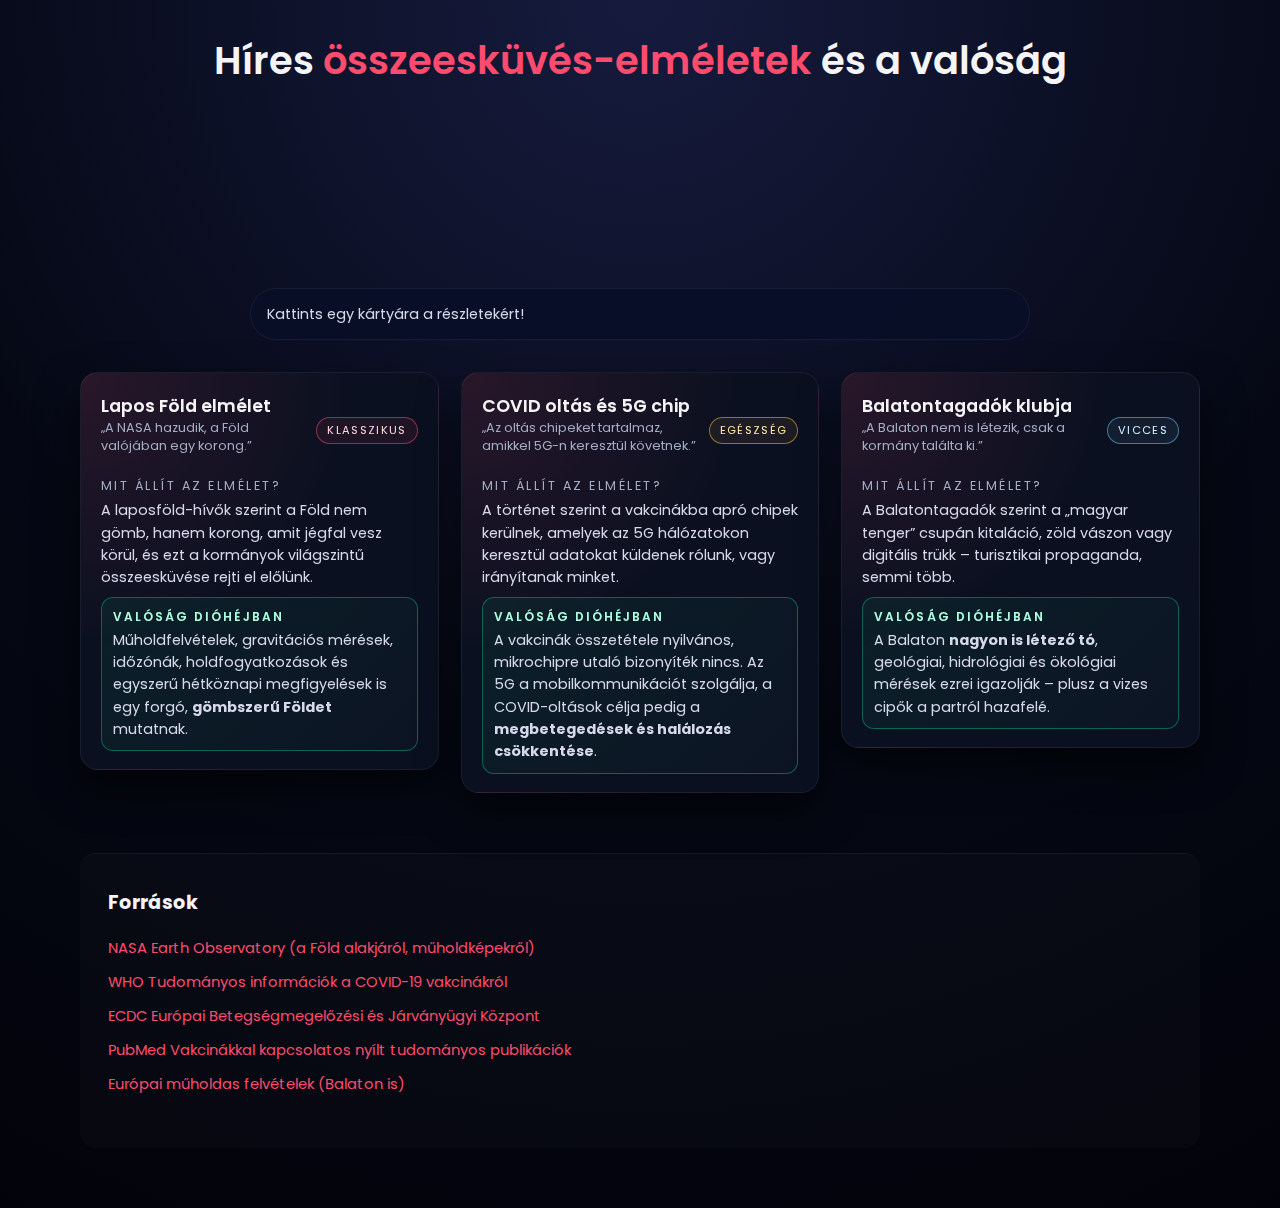
<file: index.html>
<!DOCTYPE html>
<html lang="hu">
  <head>
    <meta charset="UTF-8" />
    <title>Összeesküvés-elméletek</title>
    <meta name="viewport" content="width=device-width, initial-scale=1.0" />
    <meta
      name="description"
      content="Híres összeesküvés-elméletek és a tudományos magyarázatok: lapos Föld, 5G-s COVID oltás, Balatontagadók klubja."
    />
    <link
      href="https://fonts.googleapis.com/css2?family=Poppins:wght@300;400;600&display=swap"
      rel="stylesheet"
    />
    <link rel="stylesheet" href="style.css" />
  </head>
  <body>
    <div class="page">
      <header class="center">
        <h1>
          Híres <span class="highlight">összeesküvés-elméletek</span> és a
          valóság
        </h1>
        <div class="video-wrapper">
          <iframe
            src="https://www.youtube.com/embed/CoHw3LlwHNA"
            title="YouTube videólejátszó"
            frameborder="0"
            allow="accelerometer; autoplay; clipboard-write; encrypted-media; gyroscope; picture-in-picture; web-share"
            allowfullscreen
          >
          </iframe>
        </div>
      </header>

      <div class="disclaimer">
        <p>Kattints egy kártyára a részletekért!</p>
      </div>

      <main class="grid">
        <a href="lapos-fold.html" class="card-link">
          <article class="card">
            <div class="card-header">
              <div>
                <div class="card-title">Lapos Föld elmélet</div>
                <div class="tagline">
                  „A NASA hazudik, a Föld valójában egy korong.”
                </div>
              </div>
              <div class="pill type">Klasszikus</div>
            </div>

            <div>
              <div class="section-title">Mit állít az elmélet?</div>
              <p>
                A laposföld-hívők szerint a Föld nem gömb, hanem korong, amit
                jégfal vesz körül, és ezt a kormányok világszintű összeesküvése
                rejti el előlünk.
              </p>
            </div>

            <div class="reality">
              <span class="reality-label">Valóság dióhéjban</span>
              <p>
                Műholdfelvételek, gravitációs mérések, időzónák,
                holdfogyatkozások és egyszerű hétköznapi megfigyelések is egy
                forgó, <strong>gömbszerű Földet</strong> mutatnak.
              </p>
            </div>
          </article>
        </a>

        <a href="covid-5g-chip.html" class="card-link">
          <article class="card">
            <div class="card-header">
              <div>
                <div class="card-title">COVID oltás és 5G chip</div>
                <div class="tagline">
                  „Az oltás chipeket tartalmaz, amikkel 5G-n keresztül
                  követnek.”
                </div>
              </div>
              <div class="pill risk">Egészség</div>
            </div>

            <div>
              <div class="section-title">Mit állít az elmélet?</div>
              <p>
                A történet szerint a vakcinákba apró chipek kerülnek, amelyek az
                5G hálózatokon keresztül adatokat küldenek rólunk, vagy
                irányítanak minket.
              </p>
            </div>

            <div class="reality">
              <span class="reality-label">Valóság dióhéjban</span>
              <p>
                A vakcinák összetétele nyilvános, mikrochipre utaló bizonyíték
                nincs. Az 5G a mobilkommunikációt szolgálja, a COVID-oltások
                célja pedig a
                <strong>megbetegedések és halálozás csökkentése</strong>.
              </p>
            </div>
          </article>
        </a>

        <a href="balatontagado-klub.html" class="card-link">
          <article class="card">
            <div class="card-header">
              <div>
                <div class="card-title">Balatontagadók klubja</div>
                <div class="tagline">
                  „A Balaton nem is létezik, csak a kormány találta ki.”
                </div>
              </div>
              <div class="pill fun">Vicces</div>
            </div>

            <div>
              <div class="section-title">Mit állít az elmélet?</div>
              <p>
                A Balatontagadók szerint a „magyar tenger” csupán kitaláció,
                zöld vászon vagy digitális trükk – turisztikai propaganda, semmi
                több.
              </p>
            </div>

            <div class="reality">
              <span class="reality-label">Valóság dióhéjban</span>
              <p>
                A Balaton <strong>nagyon is létező tó</strong>, geológiai,
                hidrológiai és ökológiai mérések ezrei igazolják – plusz a vizes
                cipők a partról hazafelé.
              </p>
            </div>
          </article>
        </a>
      </main>

      <footer class="sources">
        <h2>Források</h2>

        <ul>
          <li>
            <a href="https://www.nasa.gov/topics/earth" target="_blank">
              NASA Earth Observatory (a Föld alakjáról, műholdképekről)
            </a>
          </li>
          <li>
            <a href="https://www.who.int" target="_blank">
              WHO Tudományos információk a COVID-19 vakcinákról
            </a>
          </li>
          <li>
            <a href="https://www.ecdc.europa.eu/en/covid-19" target="_blank">
              ECDC Európai Betegségmegelőzési és Járványügyi Központ
            </a>
          </li>
          <li>
            <a href="https://www.ncbi.nlm.nih.gov/pmc/" target="_blank">
              PubMed Vakcinákkal kapcsolatos nyílt tudományos publikációk
            </a>
          </li>
          <li>
            <a href="https://www.copernicus.eu/en" target="_blank">
              Európai műholdas felvételek (Balaton is)
            </a>
          </li>
        </ul>
      </footer>
    </div>
  </body>
</html>
</file>
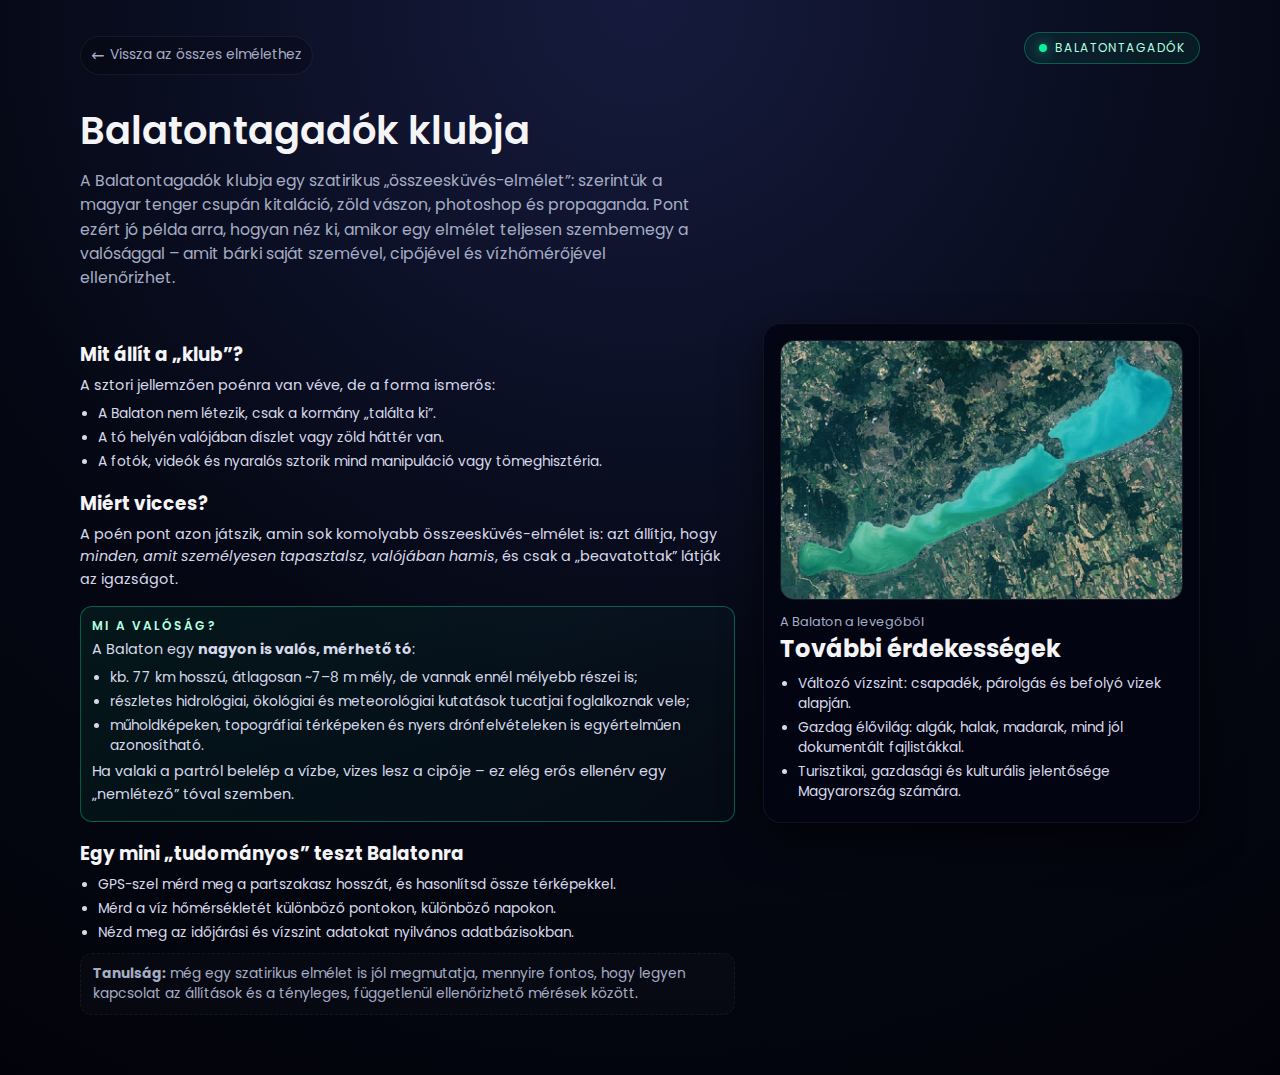
<file: balatontagado-klub.html>
<!DOCTYPE html>
<html lang="hu">
<head>
  <meta charset="UTF-8">
  <title>Balatontagadók klubja – Mi az igazság?</title>
  <meta name="viewport" content="width=device-width, initial-scale=1.0">
  <meta name="description" content="Szatirikus összeesküvés-elmélet a Balaton „nemlétezéséről” – és a nagyon is létező, mérhető valóság.">
  <link href="https://fonts.googleapis.com/css2?family=Poppins:wght@300;400;600&display=swap" rel="stylesheet">
  <link rel="stylesheet" href="style.css">
</head>
<body>
  <div class="page">
    <div class="top-nav">
      <a href="index.html" class="back-link">
        <span class="arrow">←</span>
        Vissza az összes elmélethez
      </a>
      <div class="badge">
        <span class="badge-dot"></span>
        Balatontagadók
      </div>
    </div>

    <header>
      <h1>Balatontagadók klubja</h1>
      <p class="subtitle">
        A Balatontagadók klubja egy szatirikus „összeesküvés-elmélet”: szerintük a magyar tenger csupán 
        kitaláció, zöld vászon, photoshop és propaganda. Pont ezért jó példa arra, hogyan néz ki, 
        amikor egy elmélet teljesen szembemegy a valósággal – amit bárki saját szemével, cipőjével és 
        vízhőmérőjével ellenőrizhet.
      </p>
    </header>

    <div class="layout">
      <section class="main-content">
        <h2>Mit állít a „klub”?</h2>
        <p>
          A sztori jellemzően poénra van véve, de a forma ismerős:
        </p>
        <ul class="bullet-list">
          <li>A Balaton nem létezik, csak a kormány „találta ki”.</li>
          <li>A tó helyén valójában díszlet vagy zöld háttér van.</li>
          <li>A fotók, videók és nyaralós sztorik mind manipuláció vagy tömeghisztéria.</li>
        </ul>

        <h2>Miért vicces?</h2>
        <p>
          A poén pont azon játszik, amin sok komolyabb összeesküvés-elmélet is: azt állítja, hogy 
          <em>minden, amit személyesen tapasztalsz, valójában hamis</em>, és csak a „beavatottak” látják az igazságot.
        </p>

        <div class="reality" style="margin-top:16px;">
          <span class="reality-label">Mi a valóság?</span>
          <p>
            A Balaton egy <strong>nagyon is valós, mérhető tó</strong>:
          </p>
          <ul class="bullet-list">
            <li>kb. 77 km hosszú, átlagosan ~7–8 m mély, de vannak ennél mélyebb részei is;</li>
            <li>részletes hidrológiai, ökológiai és meteorológiai kutatások tucatjai foglalkoznak vele;</li>
            <li>műholdképeken, topográfiai térképeken és nyers drónfelvételeken is egyértelműen azonosítható.</li>
          </ul>
          <p>
            Ha valaki a partról belelép a vízbe, vizes lesz a cipője – ez elég erős ellenérv egy „nemlétező” tóval szemben.
          </p>
        </div>

        <h2>Egy mini „tudományos” teszt Balatonra</h2>
        <ul class="bullet-list">
          <li>GPS-szel mérd meg a partszakasz hosszát, és hasonlítsd össze térképekkel.</li>
          <li>Mérd a víz hőmérsékletét különböző pontokon, különböző napokon.</li>
          <li>Nézd meg az időjárási és vízszint adatokat nyilvános adatbázisokban.</li>
        </ul>

        <div class="callout">
          <strong>Tanulság:</strong> még egy szatirikus elmélet is jól megmutatja, mennyire fontos, hogy 
          legyen kapcsolat az állítások és a tényleges, függetlenül ellenőrizhető mérések között.
        </div>
      </section>

      <aside class="side-panel">
        <img src="img/balaton.jpg" alt="Balaton" class="hero-img">
        <p class="img-caption">
          A Balaton a levegőből
        </p>

        <h2>További érdekességek</h2>
        <ul class="bullet-list">
          <li>Változó vízszint: csapadék, párolgás és befolyó vizek alapján.</li>
          <li>Gazdag élővilág: algák, halak, madarak, mind jól dokumentált fajlistákkal.</li>
          <li>Turisztikai, gazdasági és kulturális jelentősége Magyarország számára.</li>
        </ul>
      </aside>
    </div>
  </div>
</body>
</html>
</file>
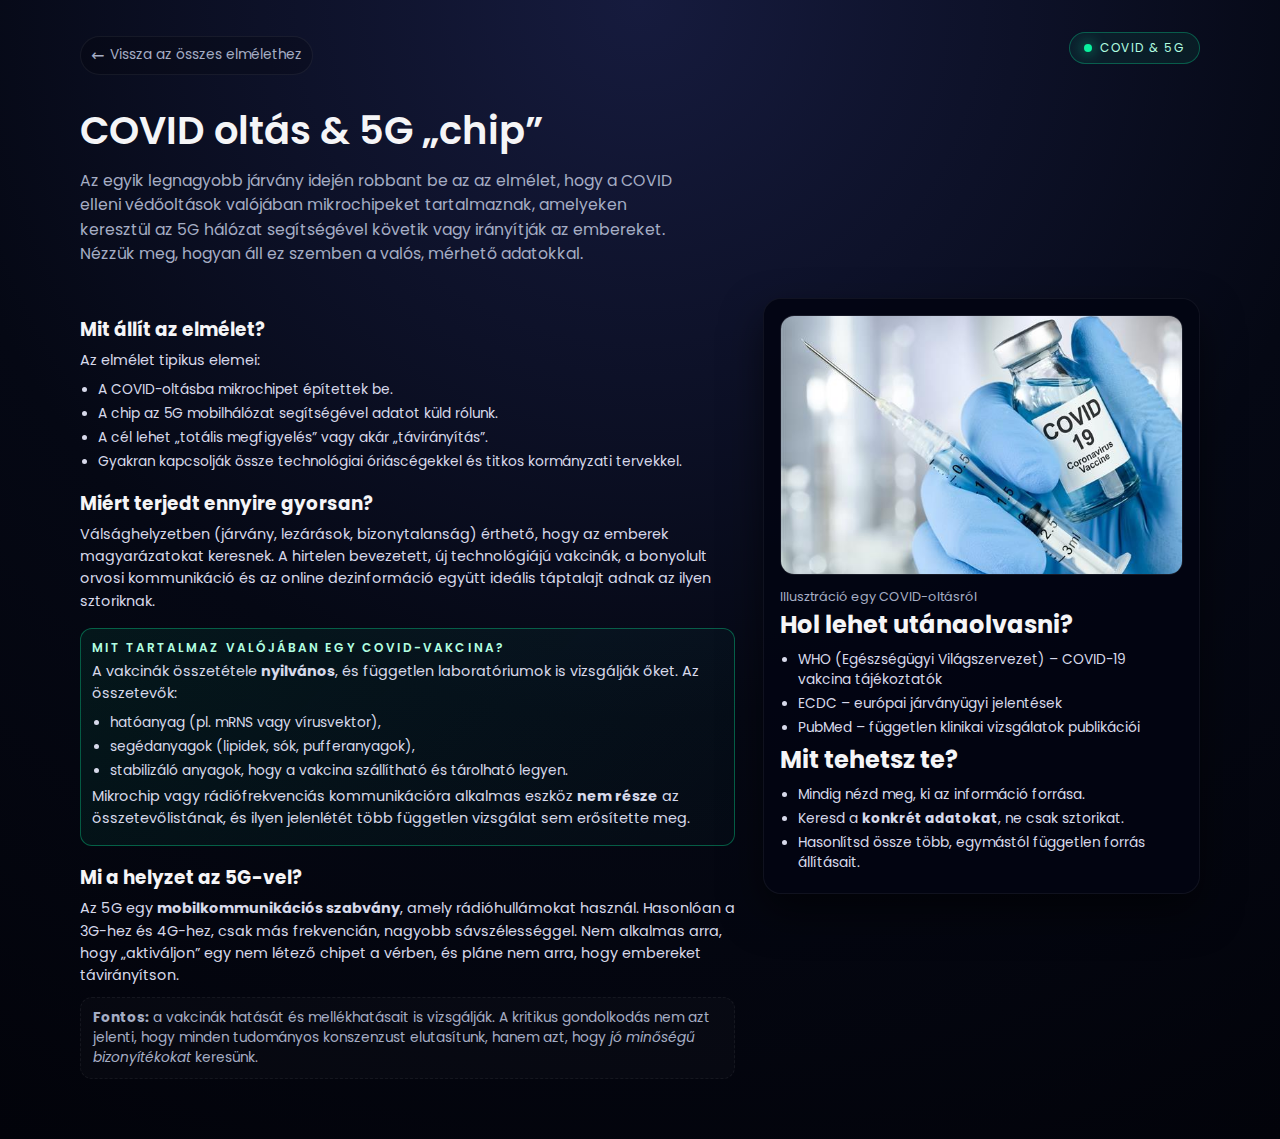
<file: covid-5g-chip.html>
<!DOCTYPE html>
<html lang="hu">
<head>
  <meta charset="UTF-8">
  <title>COVID oltás: mi az igazság?</title>
  <meta name="viewport" content="width=device-width, initial-scale=1.0">
  <meta name="description" content="A COVID oltás és az állítólagos 5G-s mikrochip elmélete – mit mondanak az összeesküvés-elméletek és mit a bizonyítékok?">
  <link href="https://fonts.googleapis.com/css2?family=Poppins:wght@300;400;600&display=swap" rel="stylesheet">
  <link rel="stylesheet" href="style.css">
</head>
<body>
  <div class="page">
    <div class="top-nav">
      <a href="index.html" class="back-link">
        <span class="arrow">←</span>
        Vissza az összes elmélethez
      </a>
      <div class="badge">
        <span class="badge-dot"></span>
        COVID &amp; 5G
      </div>
    </div>

    <header>
      <h1>COVID oltás &amp; 5G „chip”</h1>
      <p class="subtitle">
        Az egyik legnagyobb járvány idején robbant be az az elmélet, hogy a COVID elleni védőoltások valójában
        mikrochipeket tartalmaznak, amelyeken keresztül az 5G hálózat segítségével követik vagy irányítják az embereket.
        Nézzük meg, hogyan áll ez szemben a valós, mérhető adatokkal.
      </p>
    </header>

    <div class="layout">
      <section class="main-content">
        <h2>Mit állít az elmélet?</h2>
        <p>Az elmélet tipikus elemei:</p>
        <ul class="bullet-list">
          <li>A COVID-oltásba mikrochipet építettek be.</li>
          <li>A chip az 5G mobilhálózat segítségével adatot küld rólunk.</li>
          <li>A cél lehet „totális megfigyelés” vagy akár „távirányítás”.</li>
          <li>Gyakran kapcsolják össze technológiai óriáscégekkel és titkos kormányzati tervekkel.</li>
        </ul>

        <h2>Miért terjedt ennyire gyorsan?</h2>
        <p>
          Válsághelyzetben (járvány, lezárások, bizonytalanság) érthető, hogy az emberek magyarázatokat keresnek.
          A hirtelen bevezetett, új technológiájú vakcinák, a bonyolult orvosi kommunikáció és az online 
          dezinformáció együtt ideális táptalajt adnak az ilyen sztoriknak.
        </p>

        <div class="reality" style="margin-top:16px;">
          <span class="reality-label">Mit tartalmaz valójában egy COVID-vakcina?</span>
          <p>
            A vakcinák összetétele <strong>nyilvános</strong>, és független laboratóriumok is vizsgálják őket.
            Az összetevők:
          </p>
          <ul class="bullet-list">
            <li>hatóanyag (pl. mRNS vagy vírusvektor),</li>
            <li>segédanyagok (lipidek, sók, pufferanyagok),</li>
            <li>stabilizáló anyagok, hogy a vakcina szállítható és tárolható legyen.</li>
          </ul>
          <p>
            Mikrochip vagy rádiófrekvenciás kommunikációra alkalmas eszköz <strong>nem része</strong> az összetevőlistának,
            és ilyen jelenlétét több független vizsgálat sem erősítette meg.
          </p>
        </div>

        <h2>Mi a helyzet az 5G-vel?</h2>
        <p>
          Az 5G egy <strong>mobilkommunikációs szabvány</strong>, amely rádióhullámokat használ. Hasonlóan a 3G-hez és 4G-hez,
          csak más frekvencián, nagyobb sávszélességgel. Nem alkalmas arra, hogy „aktiváljon” egy nem létező chipet a vérben,
          és pláne nem arra, hogy embereket távirányítson.
        </p>

        <div class="callout">
          <strong>Fontos:</strong> a vakcinák hatását és mellékhatásait is vizsgálják. A kritikus gondolkodás nem azt jelenti,
          hogy minden tudományos konszenzust elutasítunk, hanem azt, hogy <em>jó minőségű bizonyítékokat</em> keresünk.
        </div>
      </section>

      <aside class="side-panel">
        <img src="img/covid-vakcina.jpg" alt="COVID vakcina illusztráció" class="hero-img">
        <p class="img-caption">
          Illusztráció egy COVID-oltásról
        </p>

        <h2>Hol lehet utánaolvasni?</h2>
        <ul class="bullet-list">
          <li>WHO (Egészségügyi Világszervezet) – COVID-19 vakcina tájékoztatók</li>
          <li>ECDC – európai járványügyi jelentések</li>
          <li>PubMed – független klinikai vizsgálatok publikációi</li>
        </ul>

        <h2>Mit tehetsz te?</h2>
        <ul class="bullet-list">
          <li>Mindig nézd meg, ki az információ forrása.</li>
          <li>Keresd a <strong>konkrét adatokat</strong>, ne csak sztorikat.</li>
          <li>Hasonlítsd össze több, egymástól független forrás állításait.</li>
        </ul>
      </aside>
    </div>
  </div>
</body>
</html>
</file>
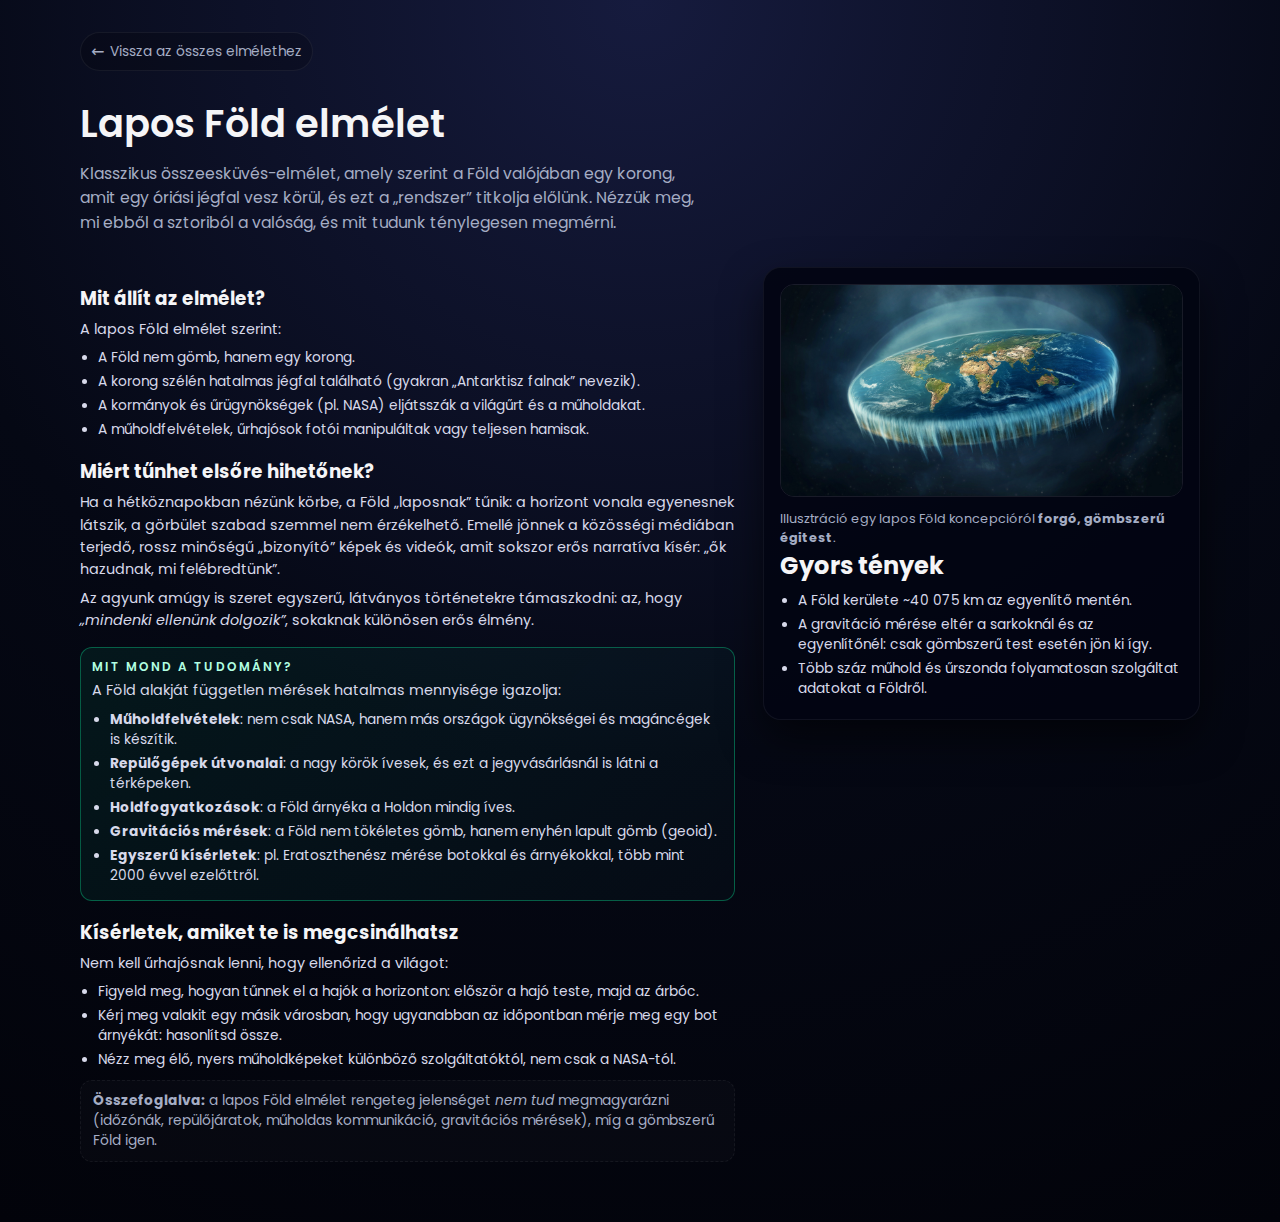
<file: lapos-fold.html>
<!DOCTYPE html>
<html lang="hu">
  <head>
    <meta charset="UTF-8" />
    <title>Lapos Föld elmélet: Mi az igazság?</title>
    <meta name="viewport" content="width=device-width, initial-scale=1.0" />
    <meta
      name="description"
      content="A lapos Föld elmélet röviden: mit állítanak a hívei, és mit mond a tudomány a Föld alakjáról?"
    />
    <link
      href="https://fonts.googleapis.com/css2?family=Poppins:wght@300;400;600&display=swap"
      rel="stylesheet"
    />
    <link rel="stylesheet" href="style.css" />
  </head>
  <body>
    <div class="page">
      <div class="top-nav">
        <a href="index.html" class="back-link">
          <span class="arrow">←</span>
          Vissza az összes elmélethez
        </a>
      </div>
      <header>
        <h1>Lapos Föld elmélet</h1>
        <p class="subtitle">
          Klasszikus összeesküvés-elmélet, amely szerint a Föld valójában egy
          korong, amit egy óriási jégfal vesz körül, és ezt a „rendszer”
          titkolja előlünk. Nézzük meg, mi ebből a sztoriból a valóság, és mit
          tudunk ténylegesen megmérni.
        </p>
      </header>

      <div class="layout">
        <section class="main-content">
          <h2>Mit állít az elmélet?</h2>
          <p>A lapos Föld elmélet szerint:</p>
          <ul class="bullet-list">
            <li>A Föld nem gömb, hanem egy korong.</li>
            <li>
              A korong szélén hatalmas jégfal található (gyakran „Antarktisz
              falnak” nevezik).
            </li>
            <li>
              A kormányok és űrügynökségek (pl. NASA) eljátsszák a világűrt és a
              műholdakat.
            </li>
            <li>
              A műholdfelvételek, űrhajósok fotói manipuláltak vagy teljesen
              hamisak.
            </li>
          </ul>

          <h2>Miért tűnhet elsőre hihetőnek?</h2>
          <p>
            Ha a hétköznapokban nézünk körbe, a Föld „laposnak” tűnik: a
            horizont vonala egyenesnek látszik, a görbület szabad szemmel nem
            érzékelhető. Emellé jönnek a közösségi médiában terjedő, rossz
            minőségű „bizonyító” képek és videók, amit sokszor erős narratíva
            kísér: „ők hazudnak, mi felébredtünk”.
          </p>
          <p>
            Az agyunk amúgy is szeret egyszerű, látványos történetekre
            támaszkodni: az, hogy
            <em>„mindenki ellenünk dolgozik”</em>, sokaknak különösen erős
            élmény.
          </p>

          <div class="reality" style="margin-top: 16px">
            <span class="reality-label">Mit mond a tudomány?</span>
            <p>
              A Föld alakját független mérések hatalmas mennyisége igazolja:
            </p>
            <ul class="bullet-list">
              <li>
                <strong>Műholdfelvételek</strong>: nem csak NASA, hanem más
                országok ügynökségei és magáncégek is készítik.
              </li>
              <li>
                <strong>Repülőgépek útvonalai</strong>: a nagy körök ívesek, és
                ezt a jegyvásárlásnál is látni a térképeken.
              </li>
              <li>
                <strong>Holdfogyatkozások</strong>: a Föld árnyéka a Holdon
                mindig íves.
              </li>
              <li>
                <strong>Gravitációs mérések</strong>: a Föld nem tökéletes gömb,
                hanem enyhén lapult gömb (geoid).
              </li>
              <li>
                <strong>Egyszerű kísérletek</strong>: pl. Eratoszthenész mérése
                botokkal és árnyékokkal, több mint 2000 évvel ezelőttről.
              </li>
            </ul>
          </div>

          <h2>Kísérletek, amiket te is megcsinálhatsz</h2>
          <p>Nem kell űrhajósnak lenni, hogy ellenőrizd a világot:</p>
          <ul class="bullet-list">
            <li>
              Figyeld meg, hogyan tűnnek el a hajók a horizonton: először a hajó
              teste, majd az árbóc.
            </li>
            <li>
              Kérj meg valakit egy másik városban, hogy ugyanabban az időpontban
              mérje meg egy bot árnyékát: hasonlítsd össze.
            </li>
            <li>
              Nézz meg élő, nyers műholdképeket különböző szolgáltatóktól, nem
              csak a NASA-tól.
            </li>
          </ul>

          <div class="callout">
            <strong>Összefoglalva:</strong> a lapos Föld elmélet rengeteg
            jelenséget <em>nem tud</em> megmagyarázni (időzónák, repülőjáratok,
            műholdas kommunikáció, gravitációs mérések), míg a gömbszerű Föld
            igen.
          </div>
        </section>

        <aside class="side-panel">
          <img
            src="img/lapos-fold.jpg"
            alt="Fantáziaábrázolás egy lapos Föld korongról"
            class="hero-img"
          />
          <p class="img-caption">
            Illusztráció egy lapos Föld koncepcióról
            <strong>forgó, gömbszerű égitest</strong>.
          </p>

          <h2>Gyors tények</h2>
          <ul class="bullet-list">
            <li>A Föld kerülete ~40 075 km az egyenlítő mentén.</li>
            <li>
              A gravitáció mérése eltér a sarkoknál és az egyenlítőnél: csak
              gömbszerű test esetén jön ki így.
            </li>
            <li>
              Több száz műhold és űrszonda folyamatosan szolgáltat adatokat a
              Földről.
            </li>
          </ul>
        </aside>
      </div>
    </div>
  </body>
</html>
</file>
<file: style.css>
:root {
  --bg: #050814;
  --bg-elevated: #0b1020;
  --accent: #ff4b6e;
  --accent-soft: rgba(255, 75, 110, 0.12);
  --text: #f5f5f7;
  --text-muted: #a5adc4;
  --border-subtle: rgba(255, 255, 255, 0.06);
  --radius-lg: 18px;
  --shadow-soft: 0 18px 40px rgba(0, 0, 0, 0.55);
  --transition: 220ms ease-out;
}

* {
  box-sizing: border-box;
  margin: 0;
  padding: 0;
}

body {
  font-family: "Poppins", system-ui, -apple-system, BlinkMacSystemFont, "Segoe UI", sans-serif;
  background: radial-gradient(circle at top, #161b3e 0, #050814 55%, #02030a 100%);
  color: var(--text);
  min-height: 100vh;
}

.page {
  max-width: 1160px;
  margin: 0 auto;
  padding: 32px 20px 60px;
}

header {
  margin-bottom: 32px;
}

header.center {
  text-align: center;
}

.badge {
  display: inline-flex;
  align-items: center;
  gap: 8px;
  padding: 6px 14px;
  border-radius: 999px;
  background: rgba(10, 241, 158, 0.07);
  border: 1px solid rgba(10, 241, 158, 0.3);
  color: #b1ffe1;
  font-size: 12px;
  text-transform: uppercase;
  letter-spacing: 0.12em;
  margin-bottom: 14px;
}

.badge-dot {
  width: 8px;
  height: 8px;
  border-radius: 999px;
  background: #0af19e;
  box-shadow: 0 0 14px rgba(10, 241, 158, 0.9);
}

h1 {
  font-size: clamp(2.1rem, 3vw, 2.6rem);
  font-weight: 600;
  margin-bottom: 10px;
}

.subtitle {
  max-width: 620px;
  font-size: 0.98rem;
  color: var(--text-muted);
}

header.center .subtitle {
  margin: 0 auto;
}

.highlight {
  color: var(--accent);
}

.disclaimer {
  margin: 28px auto 32px;
  max-width: 780px;
  padding: 14px 16px;
  border-radius: 999px;
  border: 1px solid var(--border-subtle);
  background: rgba(9, 14, 40, 0.9);
  color: var(--text-muted);
  font-size: 0.85rem;
  display: flex;
  align-items: center;
  gap: 10px;
  backdrop-filter: blur(16px);
}

.disclaimer span.icon {
  font-size: 1.1rem;
}

/* Főoldal kártya grid */

.grid {
  display: grid;
  grid-template-columns: repeat(auto-fit, minmax(280px, 1fr));
  gap: 22px;
}

.card-link {
  text-decoration: none;
  color: inherit;
  display: block;
}

.card {
  position: relative;
  padding: 20px 20px 18px;
  background: radial-gradient(circle at top left, rgba(255, 75, 110, 0.12), transparent 50%), var(--bg-elevated);
  border-radius: var(--radius-lg);
  border: 1px solid var(--border-subtle);
  box-shadow: var(--shadow-soft);
  overflow: hidden;
  transition: transform var(--transition), box-shadow var(--transition), border-color var(--transition), background var(--transition), transform 150ms ease-out;
}

.card::before {
  content: "";
  position: absolute;
  inset: -40%;
  background: radial-gradient(circle at top, rgba(255, 75, 110, 0.13), transparent 55%);
  opacity: 0;
  transition: opacity var(--transition);
  pointer-events: none;
}

.card:hover {
  transform: translateY(-6px) translateZ(0);
  box-shadow: 0 26px 60px rgba(0, 0, 0, 0.75);
  border-color: rgba(255, 75, 110, 0.65);
  background: radial-gradient(circle at top left, rgba(255, 75, 110, 0.18), transparent 55%), #090d1c;
}

.card:hover::before {
  opacity: 1;
}

.card-header {
  display: flex;
  align-items: center;
  justify-content: space-between;
  gap: 10px;
  margin-bottom: 10px;
}

.card-title {
  font-size: 1.1rem;
  font-weight: 600;
}

.tagline {
  font-size: 0.8rem;
  color: var(--text-muted);
  margin-bottom: 12px;
}

.pill {
  padding: 4px 10px;
  border-radius: 999px;
  font-size: 0.7rem;
  text-transform: uppercase;
  letter-spacing: 0.12em;
  border: 1px solid rgba(255, 255, 255, 0.1);
  color: var(--text-muted);
}

.pill.type {
  border-color: rgba(255, 75, 110, 0.5);
  background: rgba(255, 75, 110, 0.08);
  color: #ffd6de;
}

.pill.risk {
  border-color: rgba(255, 201, 67, 0.5);
  background: rgba(255, 201, 67, 0.07);
  color: #ffe9af;
}

.pill.fun {
  border-color: rgba(114, 210, 255, 0.5);
  background: rgba(114, 210, 255, 0.08);
  color: #d3f0ff;
}

/* Közös szövegek */

.section-title {
  font-size: 0.78rem;
  text-transform: uppercase;
  letter-spacing: 0.2em;
  color: var(--text-muted);
  margin-top: 10px;
  margin-bottom: 4px;
}

p {
  font-size: 0.9rem;
  line-height: 1.55;
  color: #d7d9ea;
}

.reality {
  margin-top: 8px;
  padding: 10px 11px;
  border-radius: 12px;
  background: linear-gradient(135deg, rgba(10, 241, 158, 0.07), rgba(93, 247, 216, 0.02));
  border: 1px solid rgba(10, 241, 158, 0.35);
  font-size: 0.88rem;
}

.reality-label {
  font-size: 0.75rem;
  font-weight: 600;
  text-transform: uppercase;
  letter-spacing: 0.17em;
  color: #b1ffe1;
  margin-bottom: 3px;
  display: block;
}

.footnote {
  margin-top: 26px;
  font-size: 0.8rem;
  color: var(--text-muted);
  text-align: center;
  max-width: 760px;
  margin-inline: auto;
}

/* Forrás footer */

.sources {
  margin-top: 60px;
  padding: 34px 28px;
  border-top: 1px solid var(--border-subtle);
  background: rgba(255, 255, 255, 0.02);
  border-radius: 16px;
}

.sources h2 {
  font-size: 1.2rem;
  margin-bottom: 18px;
  color: var(--text);
}

.sources ul {
  list-style: none;
  padding: 0;
  margin: 0 0 18px 0;
}

.sources li {
  margin-bottom: 9px;
}

.sources a {
  color: var(--accent);
  text-decoration: none;
  font-size: 0.92rem;
  transition: opacity 150ms;
}

.sources a:hover {
  opacity: 0.7;
}

.sources .note {
  margin-top: 14px;
  font-size: 0.85rem;
  color: var(--text-muted);
  line-height: 1.5;
}

/* Aloldalak layout */

.top-nav {
  display: flex;
  align-items: center;
  justify-content: space-between;
  gap: 10px;
  margin-bottom: 24px;
}

.back-link {
  display: inline-flex;
  align-items: center;
  gap: 6px;
  font-size: 0.86rem;
  color: var(--text-muted);
  text-decoration: none;
  padding: 6px 10px;
  border-radius: 999px;
  border: 1px solid var(--border-subtle);
  background: rgba(0, 0, 0, 0.18);
  transition: background 150ms, border-color 150ms, color 150ms, transform 150ms;
}

.back-link:hover {
  background: rgba(255, 255, 255, 0.04);
  border-color: rgba(255, 255, 255, 0.2);
  color: var(--text);
  transform: translateY(-1px);
}

.back-link span.arrow {
  font-size: 1rem;
}

.layout {
  display: grid;
  grid-template-columns: minmax(0, 3fr) minmax(0, 2fr);
  gap: 28px;
  align-items: flex-start;
}

.main-content h2 {
  font-size: 1.15rem;
  margin: 18px 0 6px;
}

.main-content p {
  margin-bottom: 6px;
}

.callout {
  margin-top: 10px;
  padding: 10px 12px;
  border-radius: 12px;
  background: rgba(255, 255, 255, 0.02);
  border: 1px dashed var(--border-subtle);
  font-size: 0.86rem;
  color: var(--text-muted);
}

.side-panel {
  padding: 16px;
  border-radius: var(--radius-lg);
  border: 1px solid var(--border-subtle);
  background: rgba(2, 4, 18, 0.9);
  box-shadow: var(--shadow-soft);
}

.hero-img {
  width: 100%;
  border-radius: 14px;
  border: 1px solid rgba(255, 255, 255, 0.09);
  display: block;
  margin-bottom: 12px;
  object-fit: cover;
  max-height: 260px;
}

.img-caption {
  font-size: 0.8rem;
  color: var(--text-muted);
}

.bullet-list {
  margin-top: 8px;
  padding-left: 18px;
}

.bullet-list li {
  font-size: 0.86rem;
  color: #d7d9ea;
  margin-bottom: 4px;
}

/* Responsív */

@media (max-width: 900px) {
  .layout {
    grid-template-columns: minmax(0, 1fr);
  }

  .side-panel {
    order: -1;
  }
}

@media (max-width: 720px) {
  .page {
    padding-top: 24px;
  }

  .disclaimer {
    border-radius: 16px;
    align-items: flex-start;
  }

  .card {
    padding: 18px 16px 16px;
  }

  h1 {
    font-size: 1.8rem;
  }
}
</file>
